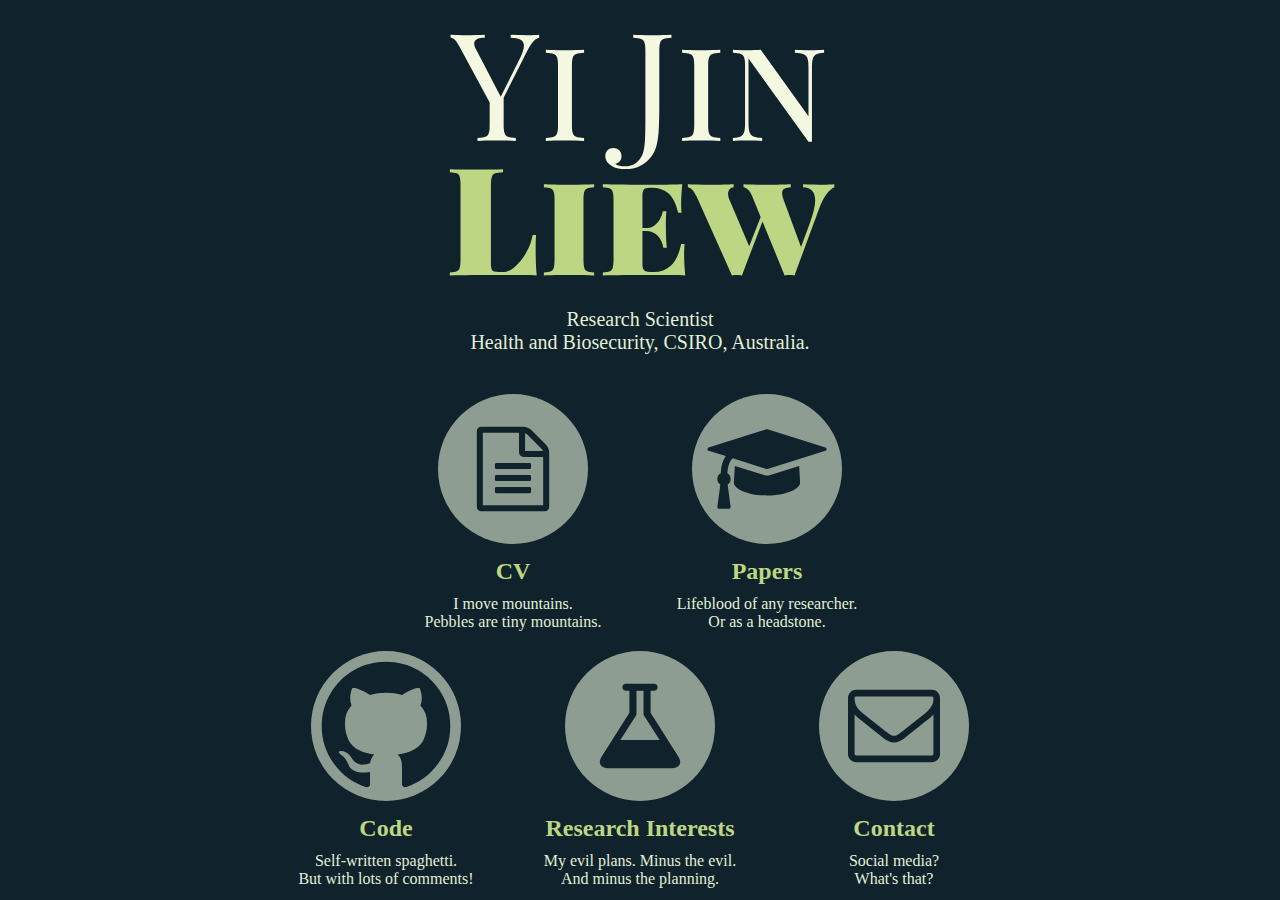
<file: index.html>
<!DOCTYPE html>
<html>
  <head>
    <meta http-equiv="Content-Type" content="text/html;charset=UTF-8" />
    <title>Yi Jin Liew: Main Page</title>
    <link href="css/index.css" rel="stylesheet" type="text/css" />
    <link rel="icon" href="favicon.ico" type="image/x-icon" />
    <meta name="author" content="Yi Jin Liew" />
    <meta name="keywords" content="" />
  </head>
  <body>
    <div id="wrap">
      <div id="title">
        <img height="250" width="600" src="img/title.svg" alt="fancy (*ahem*) title"/><br /><br />
        Research Scientist<br />Health and Biosecurity, CSIRO, Australia.
      </div>
      <div id="content">
        <div class="subsection">
          <a href="./CV_Yi_Jin_Liew.pdf"><img src='./img/file-text-o.svg' class="ss_icon">
          <h1>CV</h1></a>
          I move mountains.<br />Pebbles are tiny mountains.
        </div>
        <div class="subsection">
          <a href="https://scholar.google.com/citations?user=zOJXpucAAAAJ&hl=en&oi=ao"><img src='./img/graduation-cap.svg' class="ss_icon">
          <h1>Papers</h1></a>
          Lifeblood of any researcher.<br />Or as a headstone.
        </div>
        <br />
        <div class="subsection">
          <a href="https://github.com/lyijin"><img src='./img/github.svg' class="ss_icon">
          <h1>Code</h1></a>
          Self-written spaghetti.<br />But with lots of comments!
        </div>
        <div class="subsection">
          <a href="./interests.html"><img src='./img/flask.svg' class="ss_icon">
          <h1>Research Interests</h1></a>
          My evil plans. Minus the evil.<br />And minus the planning.
        </div>
        <div class="subsection">
          <a href="mailto:yijin.liew@kaust.edu.sa"><img src='./img/envelope.svg' class="ss_icon">
          <h1>Contact</h1></a>
          Social media?<br />What's that?
        </div>
      </div>
    </div>
  </body>
</html>
</file>
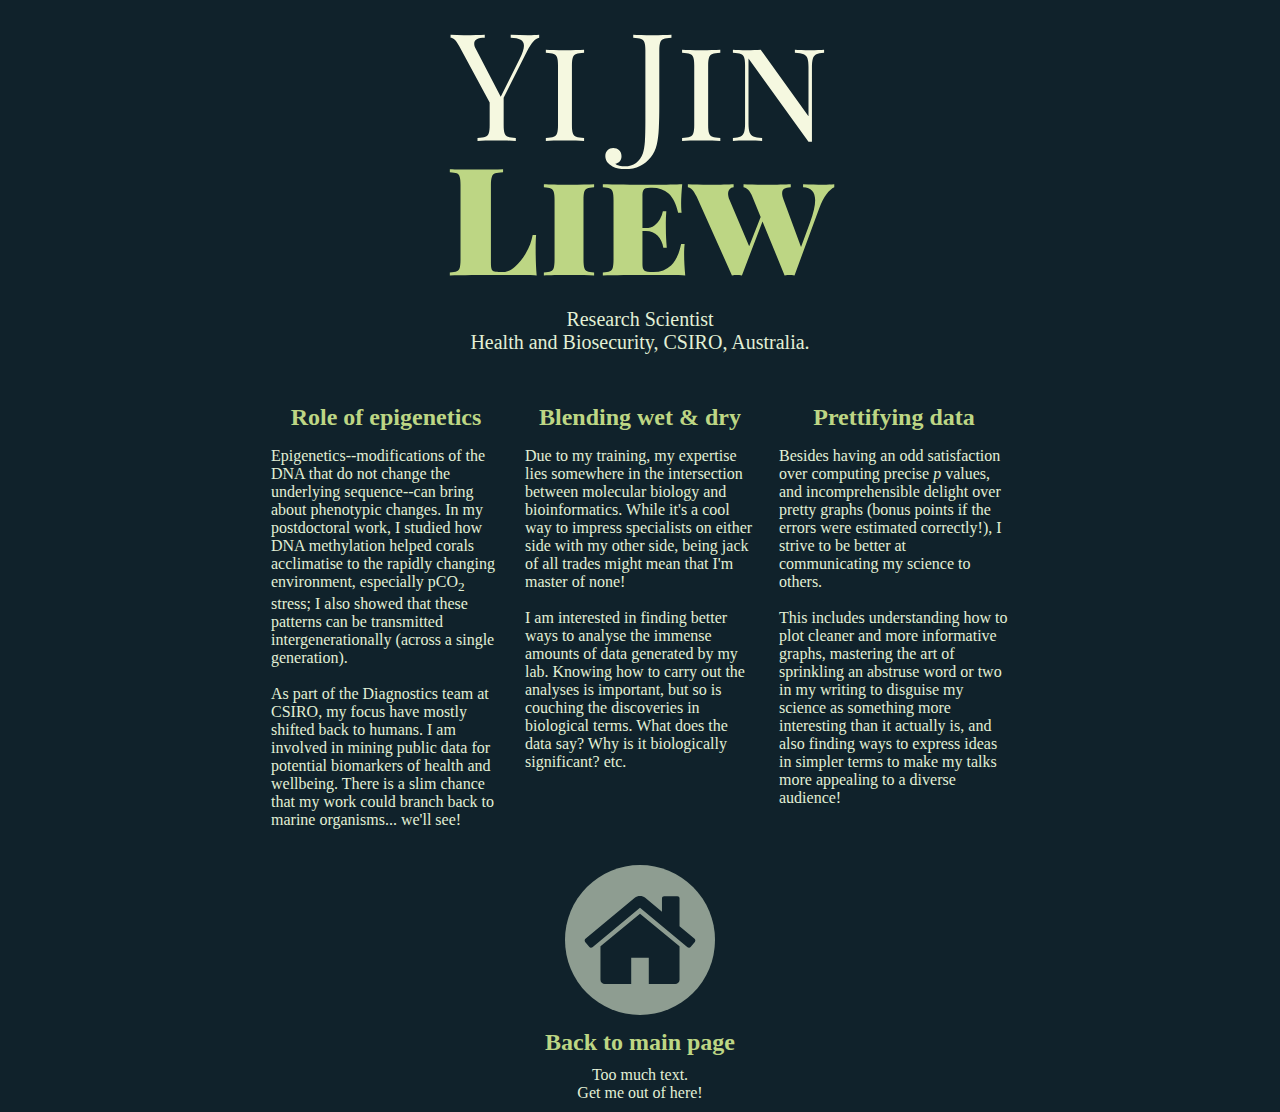
<file: interests.html>
<!DOCTYPE html>
<html>
  <head>
    <meta http-equiv="Content-Type" content="text/html;charset=UTF-8" />
    <title>Yi Jin Liew: Research Interests</title>
    <link href="css/index.css" rel="stylesheet" type="text/css" />
    <link rel="icon" href="favicon.ico" type="image/x-icon" />
    <meta name="author" content="Yi Jin Liew" />
    <meta name="keywords" content="" />
  </head>
  <body>
    <div id="wrap">
      <div id="title">
        <img height="250" width="600" src="img/title.svg" alt="fancy (*ahem*) title"/><br /><br />
        Research Scientist<br />Health and Biosecurity, CSIRO, Australia.
      </div>
      <div id="content">
        <div class="subsection">
          <h1>Role of epigenetics</h1>
          <p>Epigenetics--modifications of the DNA that do not change the underlying sequence--can bring about phenotypic changes. In my postdoctoral work, I studied how DNA methylation helped corals acclimatise to the rapidly changing environment, especially pCO<sub>2</sub> stress; I also showed that these patterns can be transmitted intergenerationally (across a single generation).
          <br /><br />
          As part of the Diagnostics team at CSIRO, my focus have mostly shifted back to humans. I am involved in mining public data for potential biomarkers of health and wellbeing. There is a slim chance that my work could branch back to marine organisms... we'll see!</p>
        </div>
        <div class="subsection">
          <h1>Blending wet & dry</h1>
          <p>Due to my training, my expertise lies somewhere in the intersection between molecular biology and bioinformatics. While it's a cool way to impress specialists on either side with my other side, being jack of all trades might mean that I'm master of none!
          <br /><br />
          I am interested in finding better ways to analyse the immense amounts of data generated by my lab. Knowing how to carry out the analyses is important, but so is couching the discoveries in biological terms. What does the data say? Why is it biologically significant? etc.</p>
        </div>
        <div class="subsection">
          <h1>Prettifying data</h1>
          <p>Besides having an odd satisfaction over computing precise <em>p</em> values, and incomprehensible delight over pretty graphs (bonus points if the errors were estimated correctly!), I strive to be better at communicating my science to others.
          <br /><br />
          This includes understanding how to plot cleaner and more informative graphs, mastering the art of sprinkling an abstruse word or two in my writing to disguise my science as something more interesting than it actually is, and also finding ways to express ideas in simpler terms to make my talks more appealing to a diverse audience!</p>
        </div>
        <br />
        <div class="subsection">
          <a href="./index.html"><img src='./img/home.svg' class="ss_icon">
          <h1>Back to main page</h1></a>
          Too much text.<br />Get me out of here!
        </div>
      </div>
    </div>
  </body>
</html>
</file>
<file: css/index.css>
body {
    font-family: Baskerville, Palatino, 'Palatino Linotype', Georgia, serif;
    font-size: 16px;
	margin: 0px;
    padding: 0px;
    color: #e2f0d6;
    background-color: #10222b;
}

div#wrap {
    margin-right: auto;
    margin-left: auto;
    width: 800px;
}

div#title {
    width: 800px;
    padding: 30px 0px;
    font-size: 20px;
    text-align: center;
}

div#content {
    width: 800px;
	padding: 0px;
    text-align: center;
}

div.subsection {
	/* subsections are 250px in width */
	position: relative;
    width: 230px;
    padding: 10px;
	margin: 0px;
    display: inline-block;
    vertical-align: top;
}

img.ss_icon {
    height: 150px;
    width: 150px;
    border-radius: 50%;
    overflow: hidden;
    background-color: #e2f0d6;
    opacity: 0.6;
}

img.ss_icon:hover {
	opacity: 1;
}

h1 {
    font-family: Baskerville, Palatino, 'Palatino Linotype', Georgia, serif;
    font-size: 24px;
    font-weight: bold;
	color: #bdd684;
    padding: 0px;
	margin: 10px 0px;
}

p {
	text-align: left;
}

a {
    text-decoration: none; /* No underlines on the link */
}
</file>
